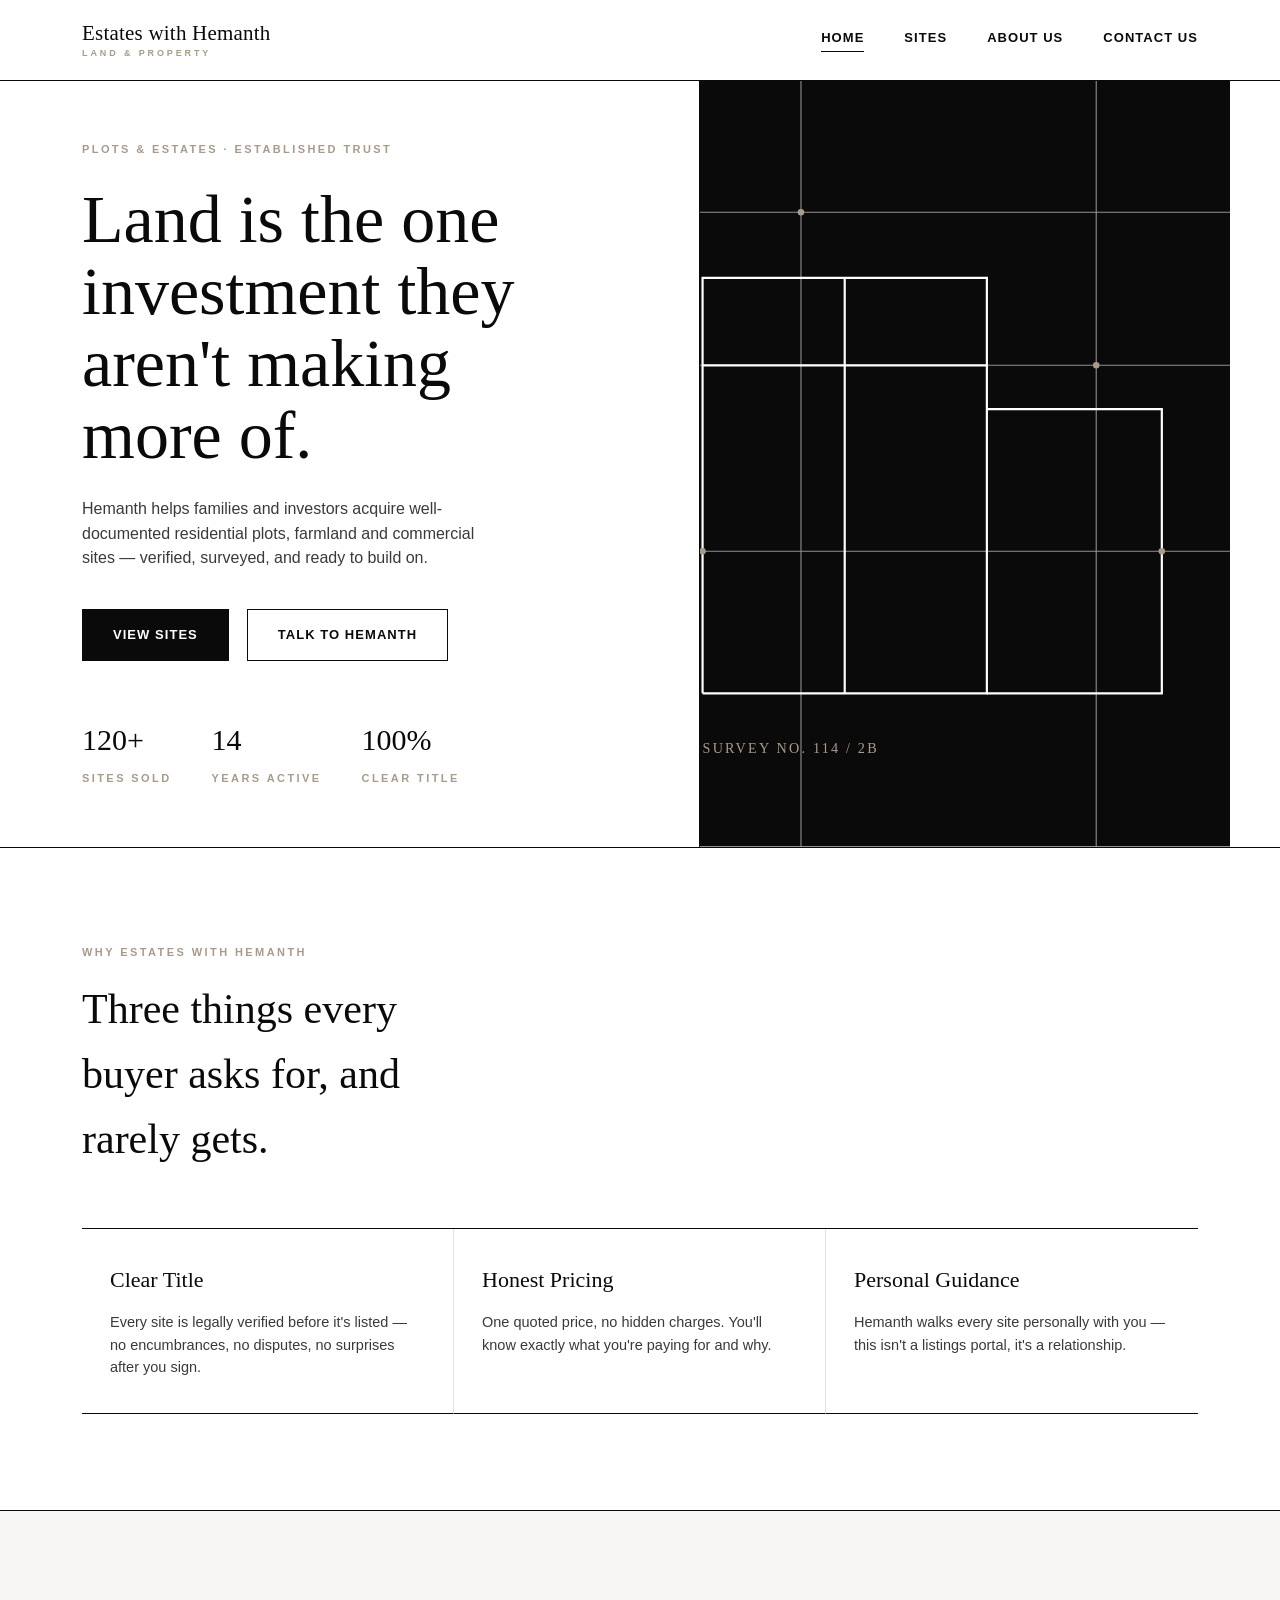
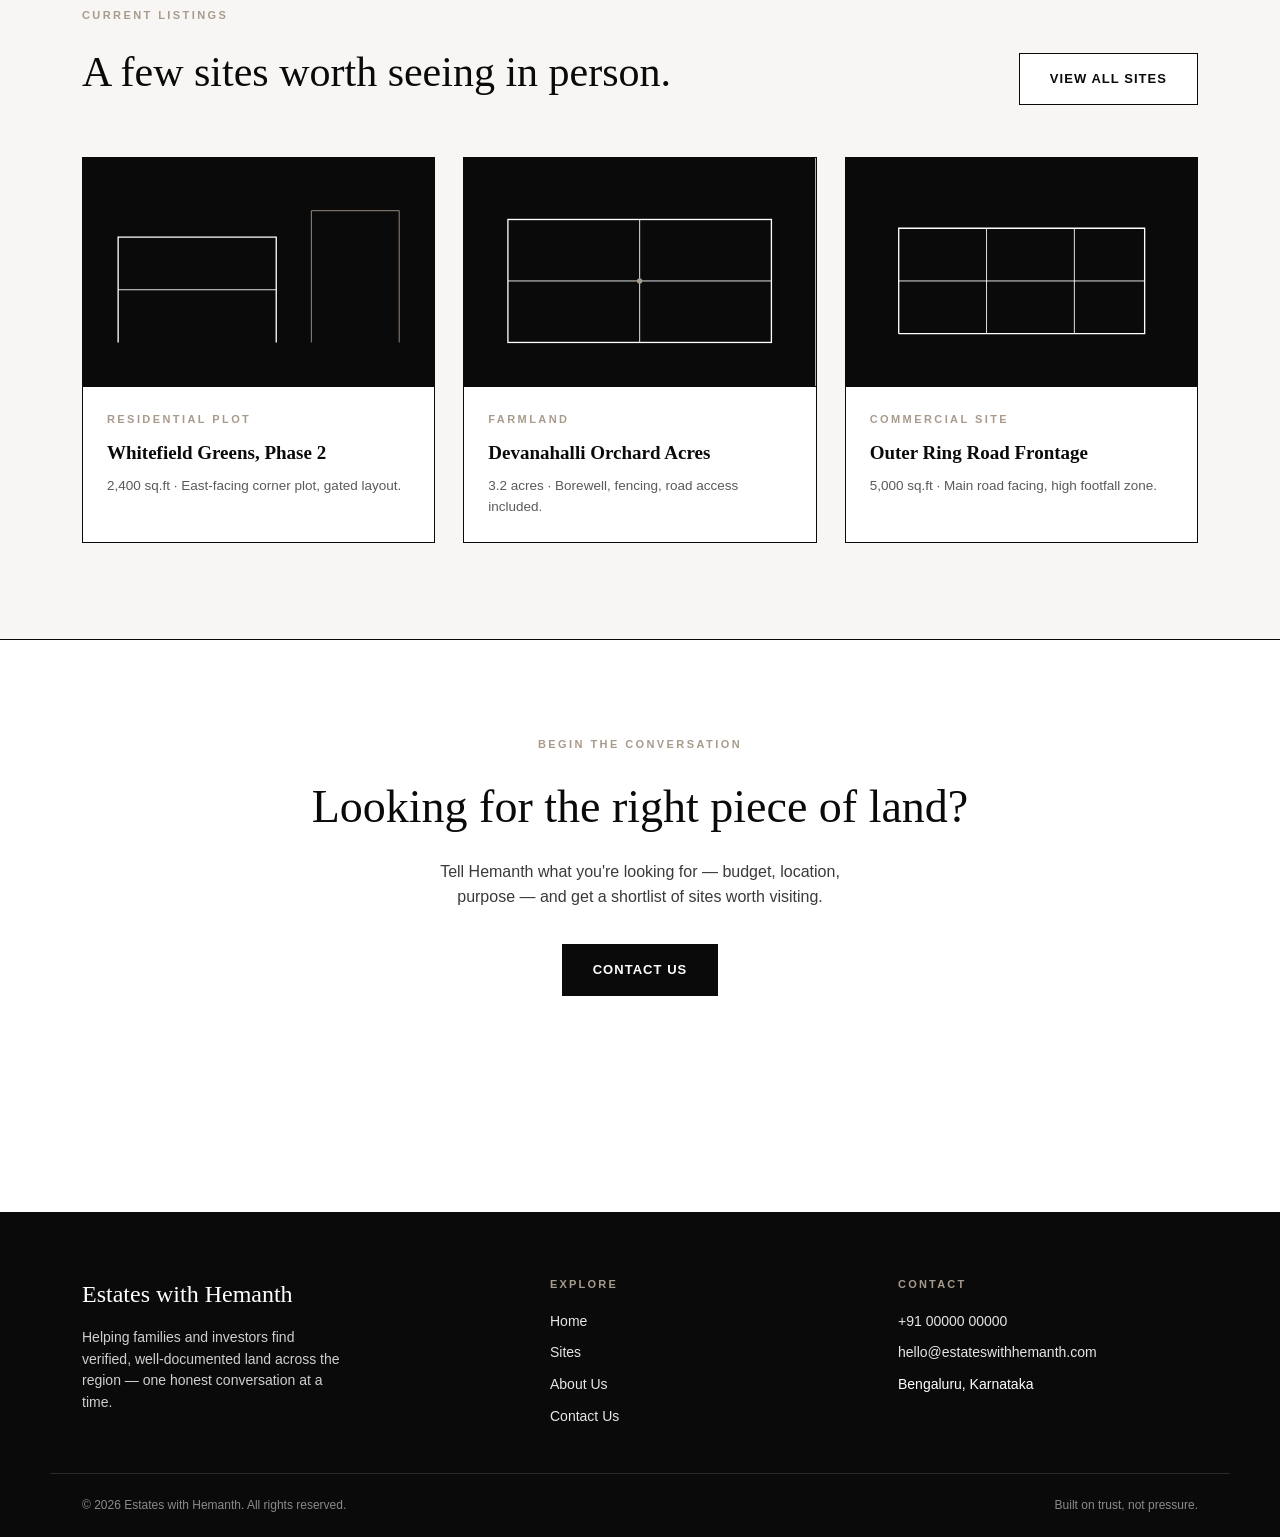
<file: index.html>
<!doctype html>
<html lang="en">
<head>
<meta charset="UTF-8">
<meta name="viewport" content="width=device-width, initial-scale=1.0">
<title>Estates with Hemanth — Land &amp; Property</title>
<link rel="stylesheet" href="styles.css">
</head>
<body>

<header class="site-header">
  <div class="nav-inner">
    <a href="index.html" class="brand">
      <span class="b1">Estates with Hemanth</span>
      <span class="b2">Land &amp; Property</span>
    </a>
    <button class="nav-toggle" aria-label="Toggle menu" aria-expanded="false">
      <span></span><span></span><span></span>
    </button>
    <nav class="main-nav">
      <a href="index.html" class="active">Home</a>
      <a href="sites.html">Sites</a>
      <a href="about.html">About Us</a>
      <a href="contact.html">Contact Us</a>
    </nav>
  </div>
</header>

<main>

  <!-- HERO -->
  <section style="padding:0; border-bottom:1px solid var(--black);">
    <div class="wrap split-hero">

      <div class="hero-copy">
        <div class="eyebrow" style="margin-bottom:24px;">Plots &amp; Estates · Established Trust</div>
        <h1 style="font-family:var(--serif); font-weight:400; font-size:clamp(32px,5.6vw,68px); line-height:1.06; max-width:14ch;">
          Land is the one investment they aren't making more of.
        </h1>
        <p style="margin-top:26px; max-width:48ch; font-size:16px; color:#3a3a3a;">
          Hemanth helps families and investors acquire well-documented residential plots, farmland and commercial sites — verified, surveyed, and ready to build on.
        </p>
        <div style="margin-top:38px; display:flex; gap:18px; flex-wrap:wrap;">
          <a href="sites.html" class="btn">View Sites</a>
          <a href="contact.html" class="btn btn-outline">Talk to Hemanth</a>
        </div>

        <div class="hero-stats">
          <div>
            <div style="font-family:var(--serif); font-size:30px;">120+</div>
            <div class="eyebrow" style="margin-top:6px;">Sites Sold</div>
          </div>
          <div>
            <div style="font-family:var(--serif); font-size:30px;">14</div>
            <div class="eyebrow" style="margin-top:6px;">Years Active</div>
          </div>
          <div>
            <div style="font-family:var(--serif); font-size:30px;">100%</div>
            <div class="eyebrow" style="margin-top:6px;">Clear Title</div>
          </div>
        </div>
      </div>

      <div class="hero-art">
        <svg viewBox="0 0 600 700" width="100%" height="100%" preserveAspectRatio="xMidYMid slice" style="display:block; min-height:420px;">
          <rect width="600" height="700" fill="#0A0A0A"/>
          <g stroke="#FFFFFF" stroke-width="1" opacity="0.55">
            <line x1="0" y1="120" x2="600" y2="120"/>
            <line x1="0" y1="260" x2="600" y2="260"/>
            <line x1="0" y1="430" x2="600" y2="430"/>
            <line x1="150" y1="0" x2="150" y2="700"/>
            <line x1="420" y1="0" x2="420" y2="700"/>
          </g>
          <g stroke="#FFFFFF" stroke-width="2">
            <polyline points="60,560 60,180 320,180 320,560 60,560" fill="none"/>
            <polyline points="320,300 480,300 480,560 320,560" fill="none"/>
            <line x1="60" y1="260" x2="320" y2="260"/>
            <line x1="190" y1="180" x2="190" y2="560"/>
          </g>
          <g fill="#A89B8C">
            <circle cx="150" cy="120" r="3"/>
            <circle cx="420" cy="260" r="3"/>
            <circle cx="60" cy="430" r="3"/>
            <circle cx="480" cy="430" r="3"/>
          </g>
          <text x="60" y="615" fill="#A89B8C" font-family="Georgia, serif" font-size="13" letter-spacing="2">SURVEY NO. 114 / 2B</text>
        </svg>
      </div>
    </div>
  </section>

  <!-- WHY US -->
  <section>
    <div class="wrap">
      <div class="eyebrow">Why Estates with Hemanth</div>
      <h2 style="font-family:var(--serif); font-weight:400; font-size:clamp(28px,3.6vw,42px); margin-top:16px; max-width:20ch;">
        Three things every buyer asks for, and rarely gets.
      </h2>

      <div class="grid-3">
        <div>
          <div style="font-family:var(--serif); font-size:22px; margin-bottom:14px;">Clear Title</div>
          <p style="font-size:14.5px; color:#3a3a3a;">Every site is legally verified before it's listed — no encumbrances, no disputes, no surprises after you sign.</p>
        </div>
        <div>
          <div style="font-family:var(--serif); font-size:22px; margin-bottom:14px;">Honest Pricing</div>
          <p style="font-size:14.5px; color:#3a3a3a;">One quoted price, no hidden charges. You'll know exactly what you're paying for and why.</p>
        </div>
        <div>
          <div style="font-family:var(--serif); font-size:22px; margin-bottom:14px;">Personal Guidance</div>
          <p style="font-size:14.5px; color:#3a3a3a;">Hemanth walks every site personally with you — this isn't a listings portal, it's a relationship.</p>
        </div>
      </div>
    </div>
  </section>

  <!-- FEATURED SITES PREVIEW -->
  <section style="background:var(--off); border-top:1px solid var(--black); border-bottom:1px solid var(--black);">
    <div class="wrap">
      <div class="section-head-row">
        <div>
          <div class="eyebrow">Current Listings</div>
          <h2 style="font-family:var(--serif); font-weight:400; font-size:clamp(28px,3.6vw,42px); margin-top:16px;">A few sites worth seeing in person.</h2>
        </div>
        <a href="sites.html" class="btn-outline btn" style="white-space:nowrap;">View All Sites</a>
      </div>

      <div class="grid-cards-3">

        <article style="background:var(--white); border:1px solid var(--black);">
          <svg viewBox="0 0 400 260" width="100%" style="display:block; border-bottom:1px solid var(--black);">
            <rect width="400" height="260" fill="#0A0A0A"/>
            <polyline points="40,210 40,90 220,90 220,210" fill="none" stroke="#fff" stroke-width="1.5"/>
            <line x1="40" y1="150" x2="220" y2="150" stroke="#fff" stroke-width="1"/>
            <line x1="260" y1="60" x2="360" y2="60" stroke="#A89B8C" stroke-width="1"/>
            <line x1="260" y1="60" x2="260" y2="210" stroke="#A89B8C" stroke-width="1"/>
            <line x1="360" y1="60" x2="360" y2="210" stroke="#A89B8C" stroke-width="1"/>
          </svg>
          <div style="padding:24px;">
            <div class="eyebrow">Residential Plot</div>
            <h3 style="font-family:var(--serif); font-size:19px; margin-top:10px;">Whitefield Greens, Phase 2</h3>
            <p style="font-size:13.5px; color:#5a5a5a; margin-top:8px;">2,400 sq.ft · East-facing corner plot, gated layout.</p>
          </div>
        </article>

        <article style="background:var(--white); border:1px solid var(--black);">
          <svg viewBox="0 0 400 260" width="100%" style="display:block; border-bottom:1px solid var(--black);">
            <rect width="400" height="260" fill="#0A0A0A"/>
            <rect x="50" y="70" width="300" height="140" fill="none" stroke="#fff" stroke-width="1.5"/>
            <line x1="50" y1="140" x2="350" y2="140" stroke="#fff" stroke-width="1"/>
            <line x1="200" y1="70" x2="200" y2="210" stroke="#fff" stroke-width="1"/>
            <circle cx="200" cy="140" r="3" fill="#A89B8C"/>
          </svg>
          <div style="padding:24px;">
            <div class="eyebrow">Farmland</div>
            <h3 style="font-family:var(--serif); font-size:19px; margin-top:10px;">Devanahalli Orchard Acres</h3>
            <p style="font-size:13.5px; color:#5a5a5a; margin-top:8px;">3.2 acres · Borewell, fencing, road access included.</p>
          </div>
        </article>

        <article style="background:var(--white); border:1px solid var(--black);">
          <svg viewBox="0 0 400 260" width="100%" style="display:block; border-bottom:1px solid var(--black);">
            <rect width="400" height="260" fill="#0A0A0A"/>
            <polyline points="60,200 60,80 340,80 340,200 60,200" fill="none" stroke="#fff" stroke-width="1.5"/>
            <line x1="60" y1="140" x2="340" y2="140" stroke="#fff" stroke-width="1"/>
            <line x1="160" y1="80" x2="160" y2="200" stroke="#fff" stroke-width="1"/>
            <line x1="260" y1="80" x2="260" y2="200" stroke="#fff" stroke-width="1"/>
          </svg>
          <div style="padding:24px;">
            <div class="eyebrow">Commercial Site</div>
            <h3 style="font-family:var(--serif); font-size:19px; margin-top:10px;">Outer Ring Road Frontage</h3>
            <p style="font-size:13.5px; color:#5a5a5a; margin-top:8px;">5,000 sq.ft · Main road facing, high footfall zone.</p>
          </div>
        </article>

      </div>
    </div>
  </section>

  <!-- CTA -->
  <section style="text-align:center;">
    <div class="wrap">
      <div class="eyebrow" style="justify-content:center; display:flex;">Begin the Conversation</div>
      <h2 style="font-family:var(--serif); font-weight:400; font-size:clamp(28px,4vw,46px); margin-top:18px;">
        Looking for the right piece of land?
      </h2>
      <p style="max-width:50ch; margin:18px auto 0; color:#3a3a3a;">Tell Hemanth what you're looking for — budget, location, purpose — and get a shortlist of sites worth visiting.</p>
      <div style="margin-top:34px;">
        <a href="contact.html" class="btn">Contact Us</a>
      </div>
    </div>
  </section>

</main>

<footer class="site-footer">
  <div class="footer-inner">
    <div>
      <div class="footer-brand">Estates with Hemanth</div>
      <p>Helping families and investors find verified, well-documented land across the region — one honest conversation at a time.</p>
    </div>
    <div>
      <h4>Explore</h4>
      <ul>
        <li><a href="index.html">Home</a></li>
        <li><a href="sites.html">Sites</a></li>
        <li><a href="about.html">About Us</a></li>
        <li><a href="contact.html">Contact Us</a></li>
      </ul>
    </div>
    <div>
      <h4>Contact</h4>
      <ul>
        <li><a href="tel:+910000000000">+91 00000 00000</a></li>
        <li><a href="mailto:hello@estateswithhemanth.com">hello@estateswithhemanth.com</a></li>
        <li>Bengaluru, Karnataka</li>
      </ul>
    </div>
  </div>
  <div class="footer-bottom">
    <span>© 2026 Estates with Hemanth. All rights reserved.</span>
    <span>Built on trust, not pressure.</span>
  </div>
</footer>

<script src="main.js"></script>
</body>
</html>
</file>
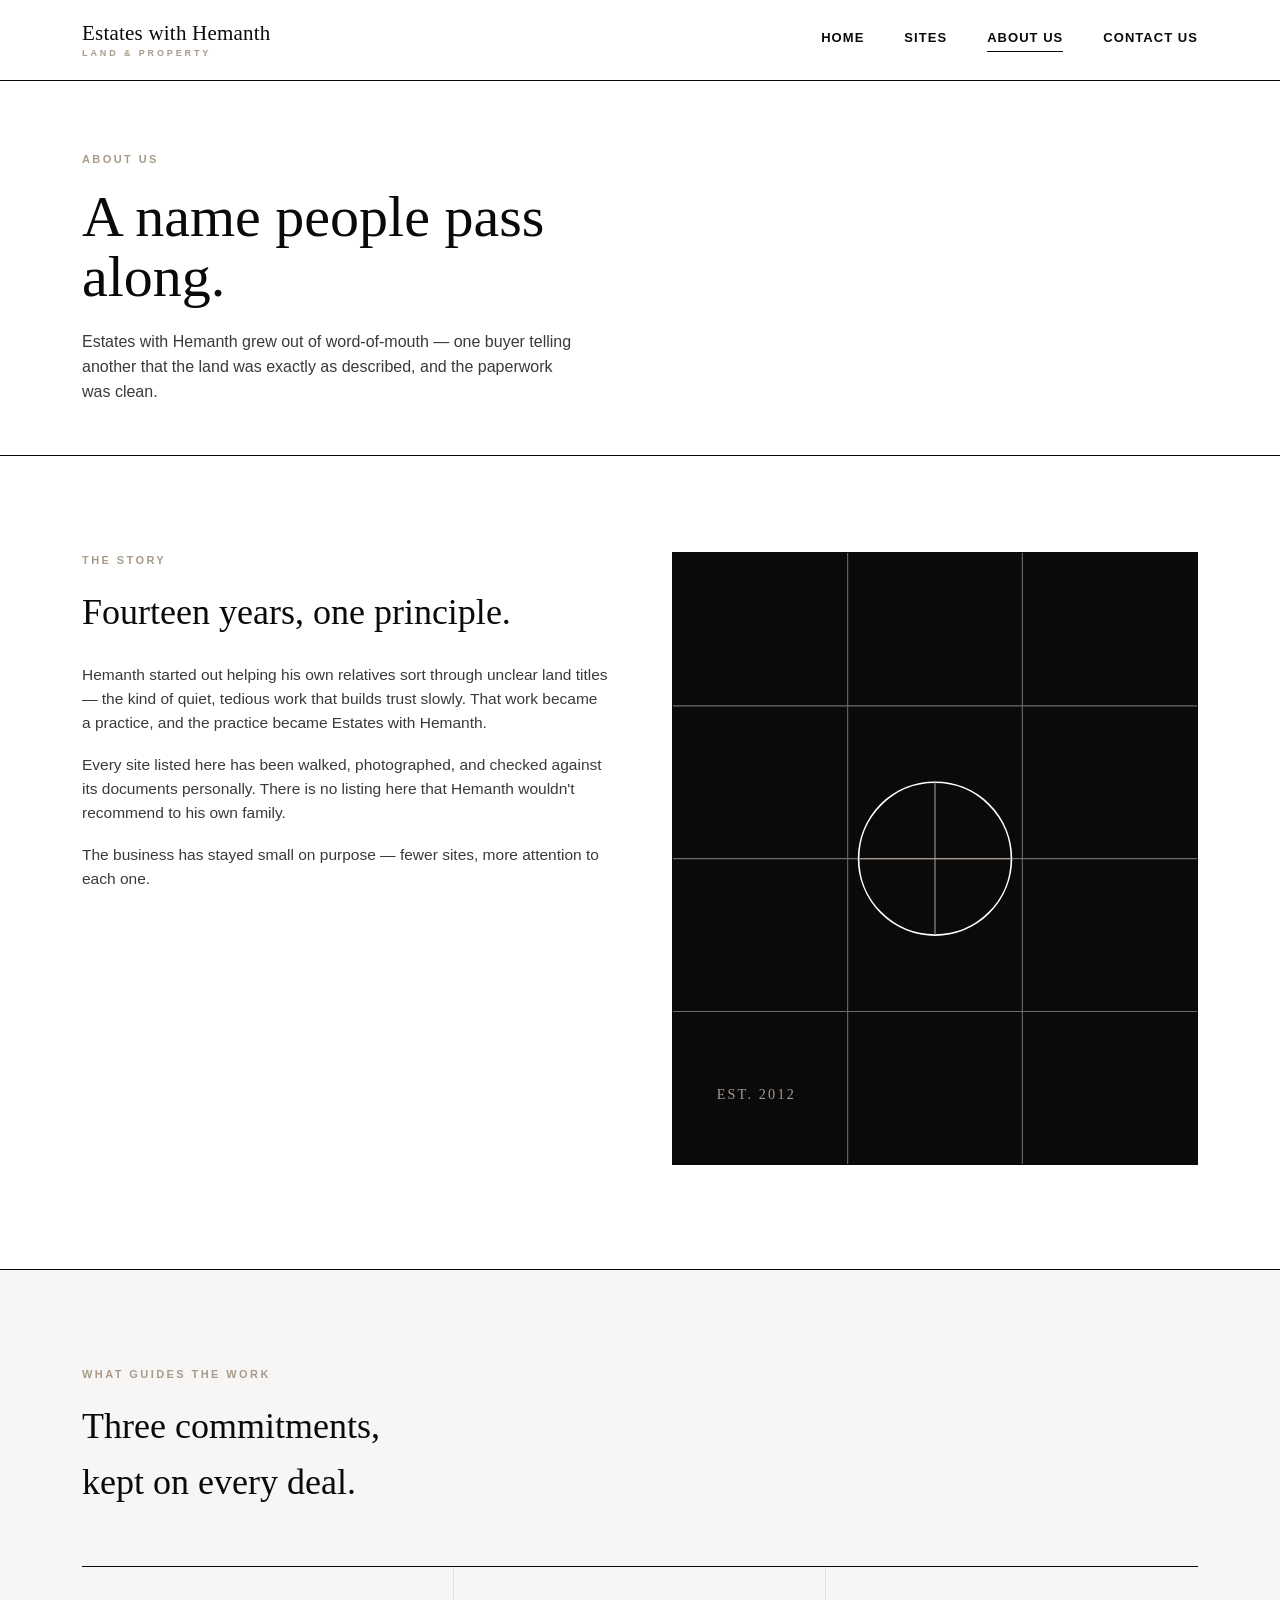
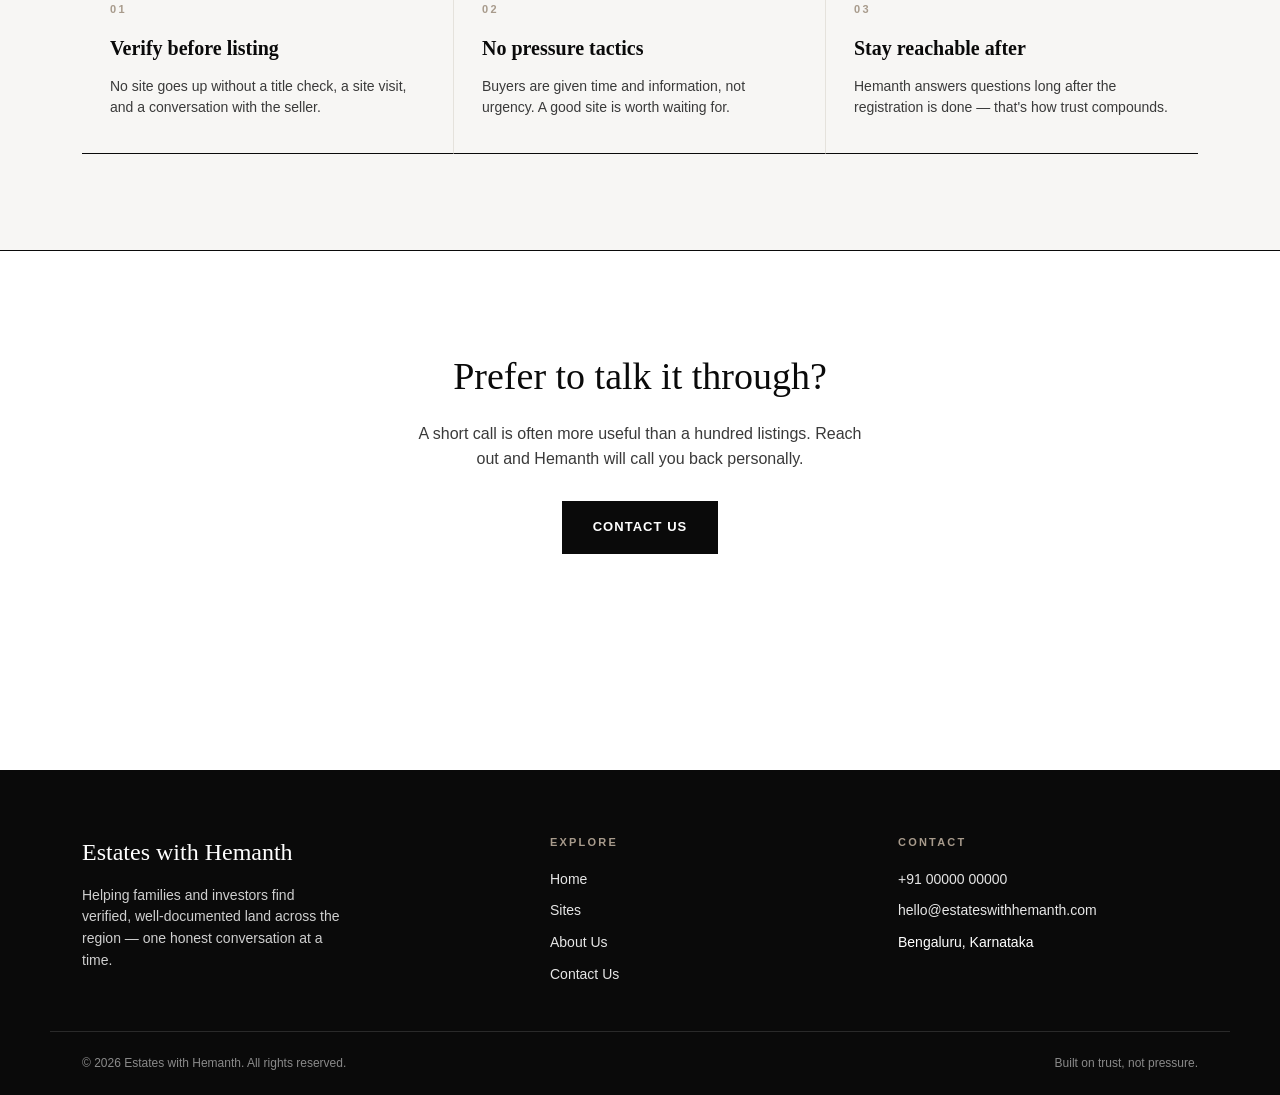
<file: about.html>
<!doctype html>
<html lang="en">
<head>
<meta charset="UTF-8">
<meta name="viewport" content="width=device-width, initial-scale=1.0">
<title>About Us — Estates with Hemanth</title>
<link rel="stylesheet" href="styles.css">
</head>
<body>

<header class="site-header">
  <div class="nav-inner">
    <a href="index.html" class="brand">
      <span class="b1">Estates with Hemanth</span>
      <span class="b2">Land &amp; Property</span>
    </a>
    <button class="nav-toggle" aria-label="Toggle menu" aria-expanded="false">
      <span></span><span></span><span></span>
    </button>
    <nav class="main-nav">
      <a href="index.html">Home</a>
      <a href="sites.html">Sites</a>
      <a href="about.html" class="active">About Us</a>
      <a href="contact.html">Contact Us</a>
    </nav>
  </div>
</header>

<main>
  <section class="page-hero">
    <div class="wrap">
      <div class="eyebrow">About Us</div>
      <h1>A name people pass along.</h1>
      <p class="lede">Estates with Hemanth grew out of word-of-mouth — one buyer telling another that the land was exactly as described, and the paperwork was clean.</p>
    </div>
  </section>

  <section>
    <div class="wrap grid-2">
      <div>
        <div class="eyebrow">The Story</div>
        <h2 style="font-family:var(--serif); font-weight:400; font-size:clamp(26px,3.4vw,36px); margin-top:16px;">Fourteen years, one principle.</h2>
        <p style="margin-top:22px; color:#3a3a3a; font-size:15.5px;">
          Hemanth started out helping his own relatives sort through unclear land titles — the kind of quiet, tedious work that builds trust slowly. That work became a practice, and the practice became Estates with Hemanth.
        </p>
        <p style="margin-top:18px; color:#3a3a3a; font-size:15.5px;">
          Every site listed here has been walked, photographed, and checked against its documents personally. There is no listing here that Hemanth wouldn't recommend to his own family.
        </p>
        <p style="margin-top:18px; color:#3a3a3a; font-size:15.5px;">
          The business has stayed small on purpose — fewer sites, more attention to each one.
        </p>
      </div>

      <div>
        <svg viewBox="0 0 480 560" width="100%" style="border:1px solid var(--black);">
          <rect width="480" height="560" fill="#0A0A0A"/>
          <g stroke="#FFFFFF" stroke-width="1" opacity="0.4">
            <line x1="0" y1="140" x2="480" y2="140"/>
            <line x1="0" y1="280" x2="480" y2="280"/>
            <line x1="0" y1="420" x2="480" y2="420"/>
            <line x1="160" y1="0" x2="160" y2="560"/>
            <line x1="320" y1="0" x2="320" y2="560"/>
          </g>
          <circle cx="240" cy="280" r="70" fill="none" stroke="#fff" stroke-width="1.5"/>
          <line x1="240" y1="210" x2="240" y2="350" stroke="#A89B8C" stroke-width="1"/>
          <line x1="170" y1="280" x2="310" y2="280" stroke="#A89B8C" stroke-width="1"/>
          <text x="40" y="500" fill="#A89B8C" font-family="Georgia, serif" font-size="13" letter-spacing="2">EST. 2012</text>
        </svg>
      </div>
    </div>
  </section>

  <section style="background:var(--off); border-top:1px solid var(--black); border-bottom:1px solid var(--black);">
    <div class="wrap">
      <div class="eyebrow">What Guides the Work</div>
      <h2 style="font-family:var(--serif); font-weight:400; font-size:clamp(26px,3.4vw,36px); margin-top:16px; max-width:18ch;">Three commitments, kept on every deal.</h2>

      <div class="grid-3">
        <div>
          <div class="eyebrow">01</div>
          <h3 style="font-family:var(--serif); font-size:20px; margin-top:14px;">Verify before listing</h3>
          <p style="font-size:14px; color:#3a3a3a; margin-top:12px;">No site goes up without a title check, a site visit, and a conversation with the seller.</p>
        </div>
        <div>
          <div class="eyebrow">02</div>
          <h3 style="font-family:var(--serif); font-size:20px; margin-top:14px;">No pressure tactics</h3>
          <p style="font-size:14px; color:#3a3a3a; margin-top:12px;">Buyers are given time and information, not urgency. A good site is worth waiting for.</p>
        </div>
        <div>
          <div class="eyebrow">03</div>
          <h3 style="font-family:var(--serif); font-size:20px; margin-top:14px;">Stay reachable after</h3>
          <p style="font-size:14px; color:#3a3a3a; margin-top:12px;">Hemanth answers questions long after the registration is done — that's how trust compounds.</p>
        </div>
      </div>
    </div>
  </section>

  <section style="text-align:center;">
    <div class="wrap">
      <h2 style="font-family:var(--serif); font-weight:400; font-size:clamp(26px,3.6vw,38px);">Prefer to talk it through?</h2>
      <p style="max-width:50ch; margin:16px auto 0; color:#3a3a3a;">A short call is often more useful than a hundred listings. Reach out and Hemanth will call you back personally.</p>
      <div style="margin-top:30px;">
        <a href="contact.html" class="btn">Contact Us</a>
      </div>
    </div>
  </section>
</main>

<footer class="site-footer">
  <div class="footer-inner">
    <div>
      <div class="footer-brand">Estates with Hemanth</div>
      <p>Helping families and investors find verified, well-documented land across the region — one honest conversation at a time.</p>
    </div>
    <div>
      <h4>Explore</h4>
      <ul>
        <li><a href="index.html">Home</a></li>
        <li><a href="sites.html">Sites</a></li>
        <li><a href="about.html">About Us</a></li>
        <li><a href="contact.html">Contact Us</a></li>
      </ul>
    </div>
    <div>
      <h4>Contact</h4>
      <ul>
        <li><a href="tel:+910000000000">+91 00000 00000</a></li>
        <li><a href="mailto:hello@estateswithhemanth.com">hello@estateswithhemanth.com</a></li>
        <li>Bengaluru, Karnataka</li>
      </ul>
    </div>
  </div>
  <div class="footer-bottom">
    <span>© 2026 Estates with Hemanth. All rights reserved.</span>
    <span>Built on trust, not pressure.</span>
  </div>
</footer>

<script src="main.js"></script>
</body>
</html>
</file>
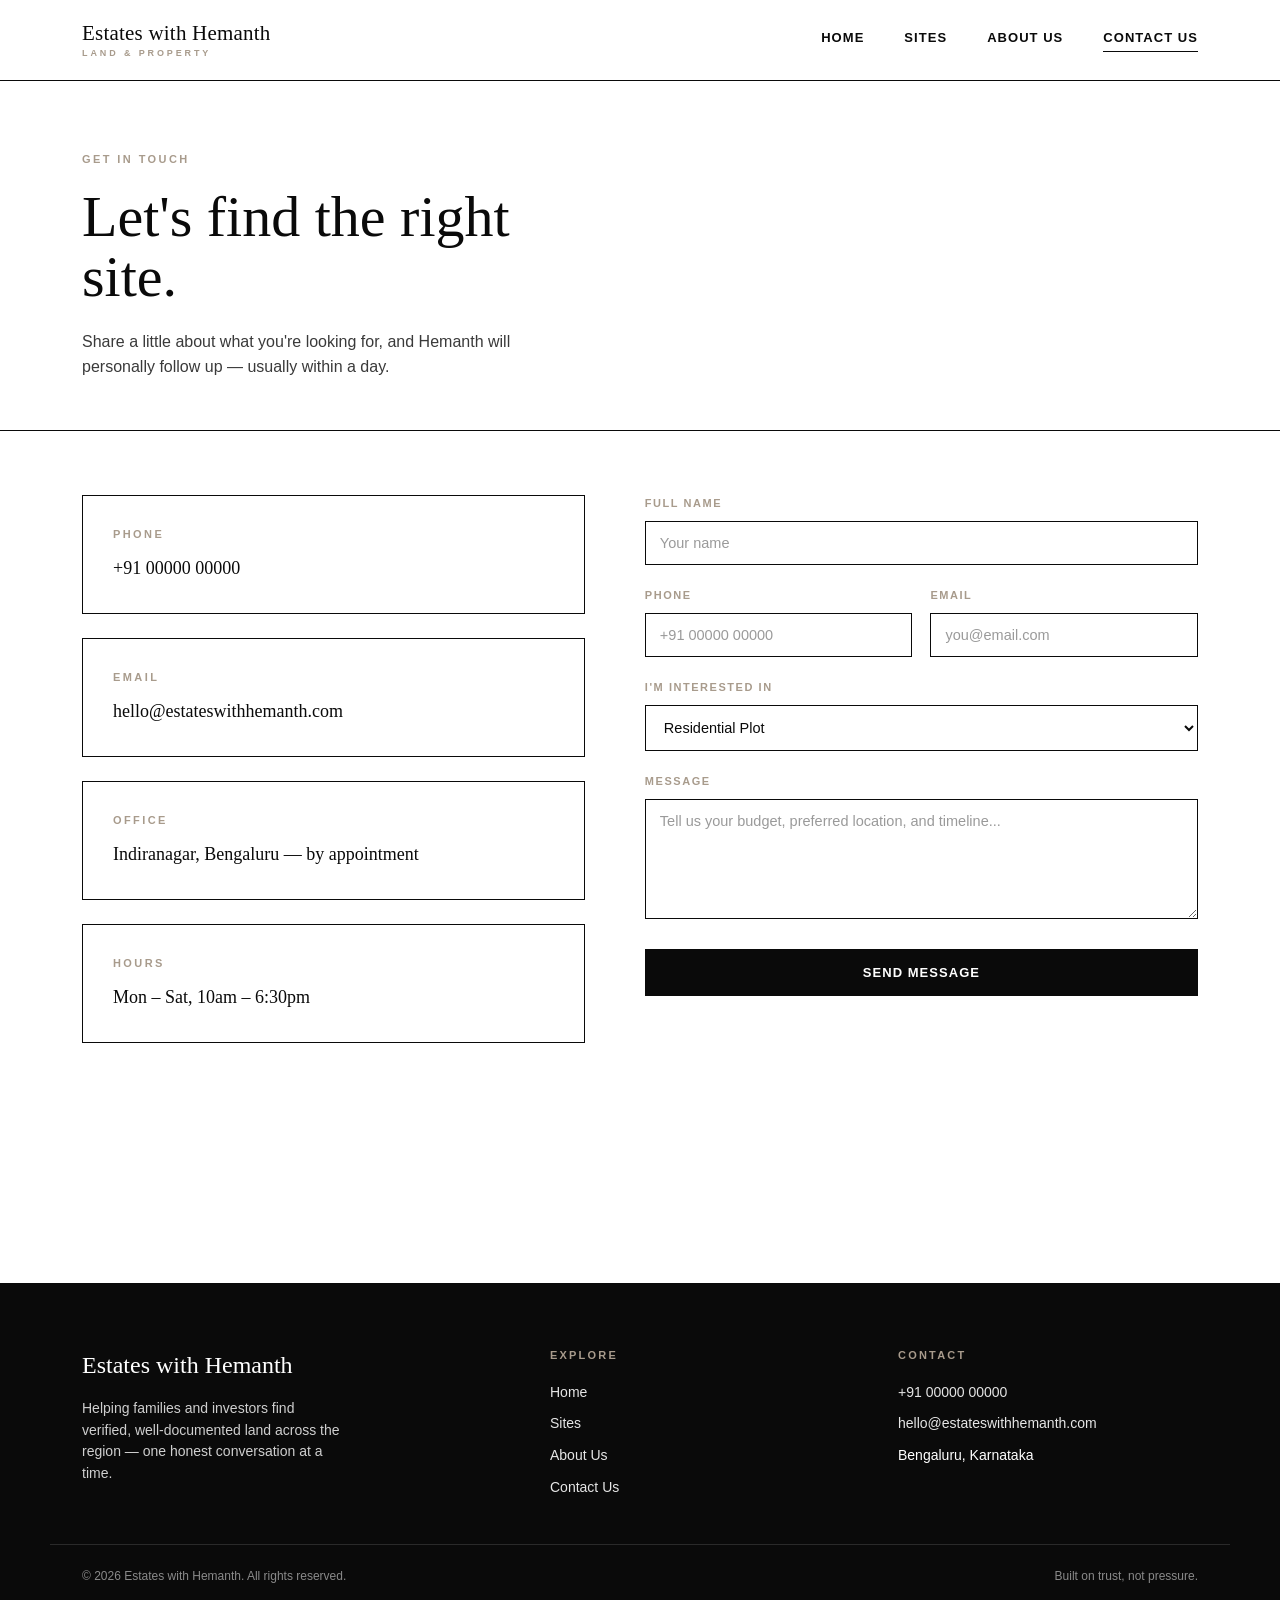
<file: contact.html>
<!doctype html>
<html lang="en">
<head>
<meta charset="UTF-8">
<meta name="viewport" content="width=device-width, initial-scale=1.0">
<title>Contact Us — Estates with Hemanth</title>
<link rel="stylesheet" href="styles.css">
<style>
  .contact-layout{
    display:grid;
    grid-template-columns:1fr 1.1fr;
    gap:60px;
    align-items:start;
  }
  @media (max-width:860px){
    .contact-layout{ grid-template-columns:1fr; }
  }
  .field{ margin-bottom:22px; }
  .field label{
    display:block;
    font-size:11px;
    letter-spacing:.14em;
    text-transform:uppercase;
    color:var(--stone);
    margin-bottom:9px;
    font-weight:600;
  }
  .field input,
  .field select,
  .field textarea{
    width:100%;
    border:1px solid var(--black);
    background:var(--white);
    padding:13px 14px;
    font-family:var(--sans);
    font-size:14.5px;
    color:var(--black);
  }
  .field textarea{ resize:vertical; min-height:120px; }
  .field input::placeholder,
  .field textarea::placeholder{ color:#9a9a9a; }

  .field-row{
    display:grid;
    grid-template-columns:1fr 1fr;
    gap:18px;
  }
  @media (max-width:480px){
    .field-row{ grid-template-columns:1fr; }
  }

  #form-status{
    display:none;
    margin-top:18px;
    padding:14px 16px;
    border:1px solid var(--black);
    font-size:13.5px;
  }
  #form-status.show{ display:block; }

  .info-block{
    border:1px solid var(--black);
    padding:30px;
    margin-bottom:24px;
  }
  .info-block .eyebrow{ margin-bottom:12px; }
  .info-block .val{ font-family:var(--serif); font-size:18px; }
  @media (max-width:600px){
    .info-block{ padding:22px; margin-bottom:18px; }
  }
</style>
</head>
<body>

<header class="site-header">
  <div class="nav-inner">
    <a href="index.html" class="brand">
      <span class="b1">Estates with Hemanth</span>
      <span class="b2">Land &amp; Property</span>
    </a>
    <button class="nav-toggle" aria-label="Toggle menu" aria-expanded="false">
      <span></span><span></span><span></span>
    </button>
    <nav class="main-nav">
      <a href="index.html">Home</a>
      <a href="sites.html">Sites</a>
      <a href="about.html">About Us</a>
      <a href="contact.html" class="active">Contact Us</a>
    </nav>
  </div>
</header>

<main>
  <section class="page-hero">
    <div class="wrap">
      <div class="eyebrow">Get in Touch</div>
      <h1>Let's find the right site.</h1>
      <p class="lede">Share a little about what you're looking for, and Hemanth will personally follow up — usually within a day.</p>
    </div>
  </section>

  <section style="padding-top:64px;">
    <div class="wrap contact-layout">

      <div>
        <div class="info-block">
          <div class="eyebrow">Phone</div>
          <div class="val"><a href="tel:+910000000000">+91 00000 00000</a></div>
        </div>
        <div class="info-block">
          <div class="eyebrow">Email</div>
          <div class="val"><a href="mailto:hello@estateswithhemanth.com">hello@estateswithhemanth.com</a></div>
        </div>
        <div class="info-block">
          <div class="eyebrow">Office</div>
          <div class="val">Indiranagar, Bengaluru — by appointment</div>
        </div>
        <div class="info-block">
          <div class="eyebrow">Hours</div>
          <div class="val">Mon – Sat, 10am – 6:30pm</div>
        </div>
      </div>

      <div>
        <form id="contact-form" novalidate>
          <div class="field">
            <label for="name">Full Name</label>
            <input type="text" id="name" name="name" placeholder="Your name" required>
          </div>
          <div class="field-row">
            <div class="field">
              <label for="phone">Phone</label>
              <input type="tel" id="phone" name="phone" placeholder="+91 00000 00000" required>
            </div>
            <div class="field">
              <label for="email">Email</label>
              <input type="email" id="email" name="email" placeholder="you@email.com" required>
            </div>
          </div>
          <div class="field">
            <label for="interest">I'm interested in</label>
            <select id="interest" name="interest">
              <option>Residential Plot</option>
              <option>Farmland</option>
              <option>Commercial Site</option>
              <option>Not sure yet</option>
            </select>
          </div>
          <div class="field">
            <label for="message">Message</label>
            <textarea id="message" name="message" placeholder="Tell us your budget, preferred location, and timeline..." required></textarea>
          </div>
          <button type="submit" class="btn" style="width:100%; justify-content:center;">Send Message</button>
          <div id="form-status"></div>
        </form>
      </div>

    </div>
  </section>
</main>

<footer class="site-footer">
  <div class="footer-inner">
    <div>
      <div class="footer-brand">Estates with Hemanth</div>
      <p>Helping families and investors find verified, well-documented land across the region — one honest conversation at a time.</p>
    </div>
    <div>
      <h4>Explore</h4>
      <ul>
        <li><a href="index.html">Home</a></li>
        <li><a href="sites.html">Sites</a></li>
        <li><a href="about.html">About Us</a></li>
        <li><a href="contact.html">Contact Us</a></li>
      </ul>
    </div>
    <div>
      <h4>Contact</h4>
      <ul>
        <li><a href="tel:+910000000000">+91 00000 00000</a></li>
        <li><a href="mailto:hello@estateswithhemanth.com">hello@estateswithhemanth.com</a></li>
        <li>Bengaluru, Karnataka</li>
      </ul>
    </div>
  </div>
  <div class="footer-bottom">
    <span>© 2026 Estates with Hemanth. All rights reserved.</span>
    <span>Built on trust, not pressure.</span>
  </div>
</footer>

<script src="main.js"></script>
</body>
</html>
</file>
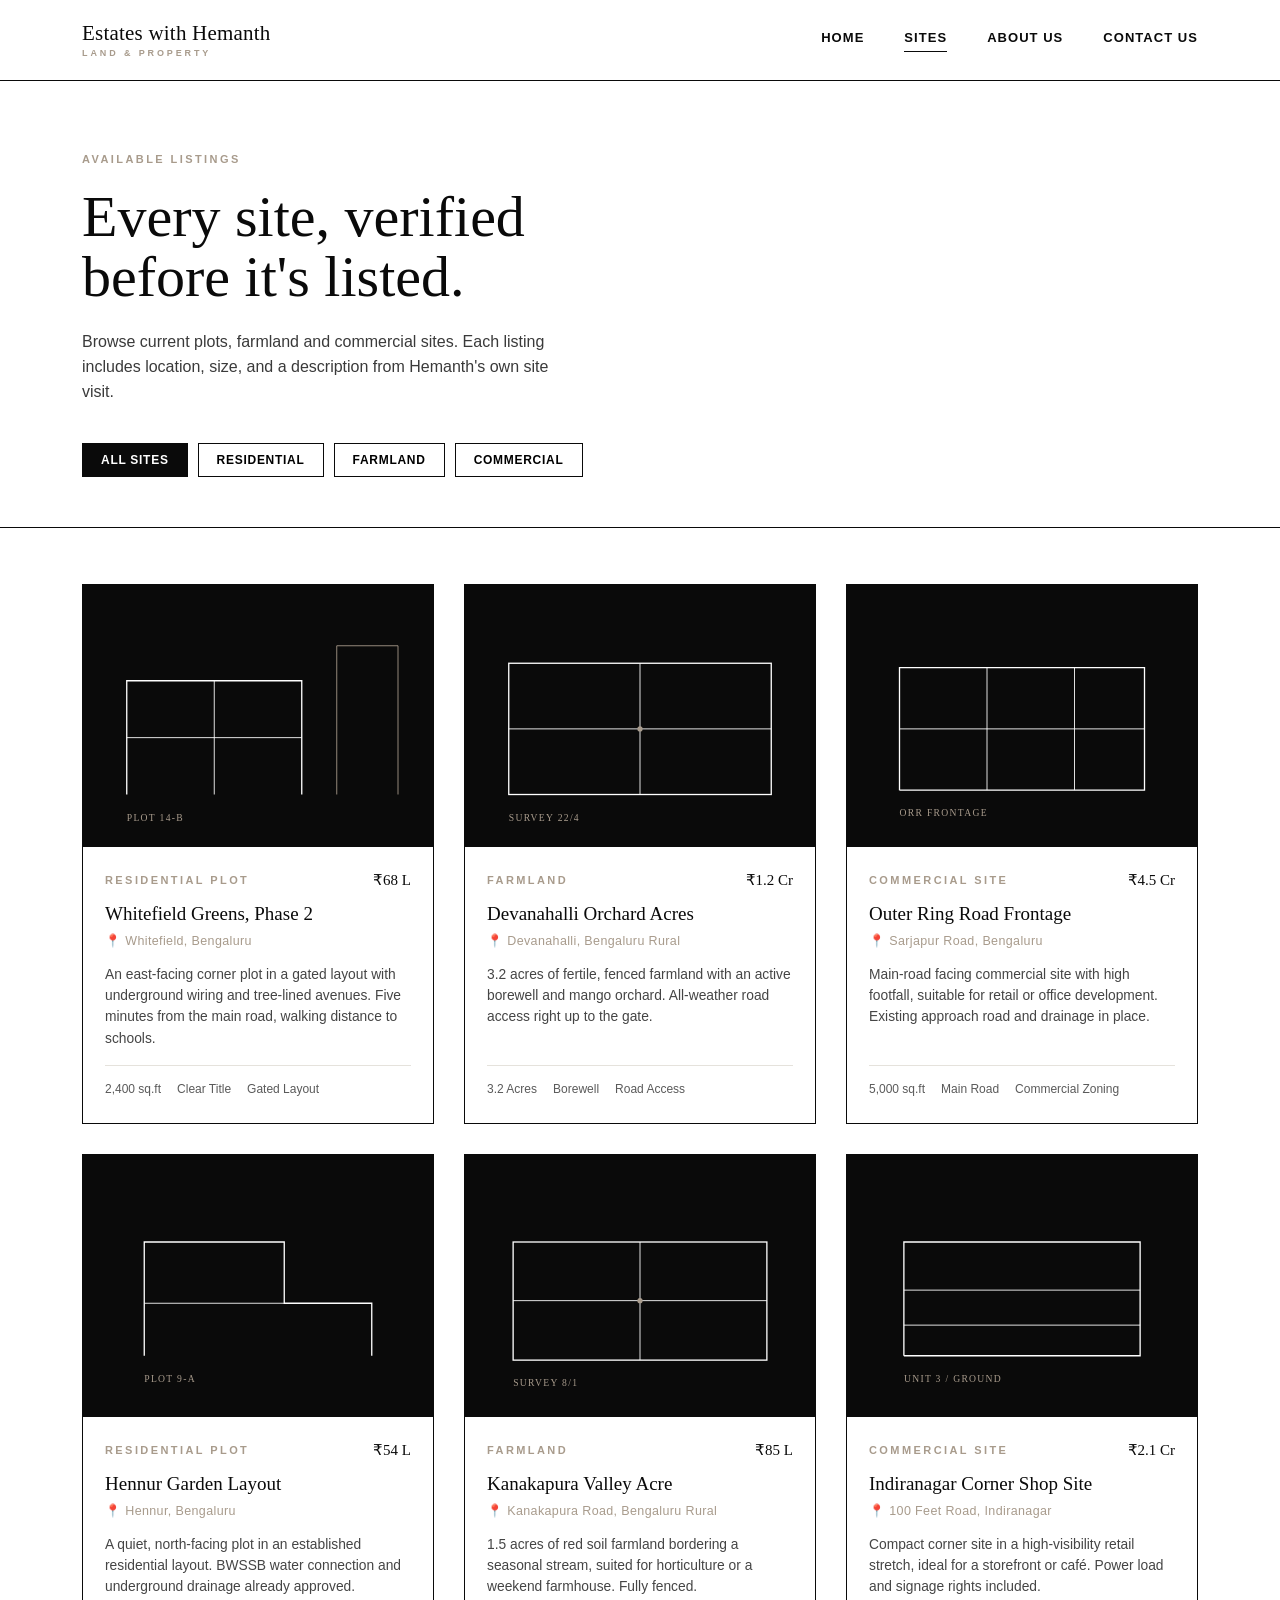
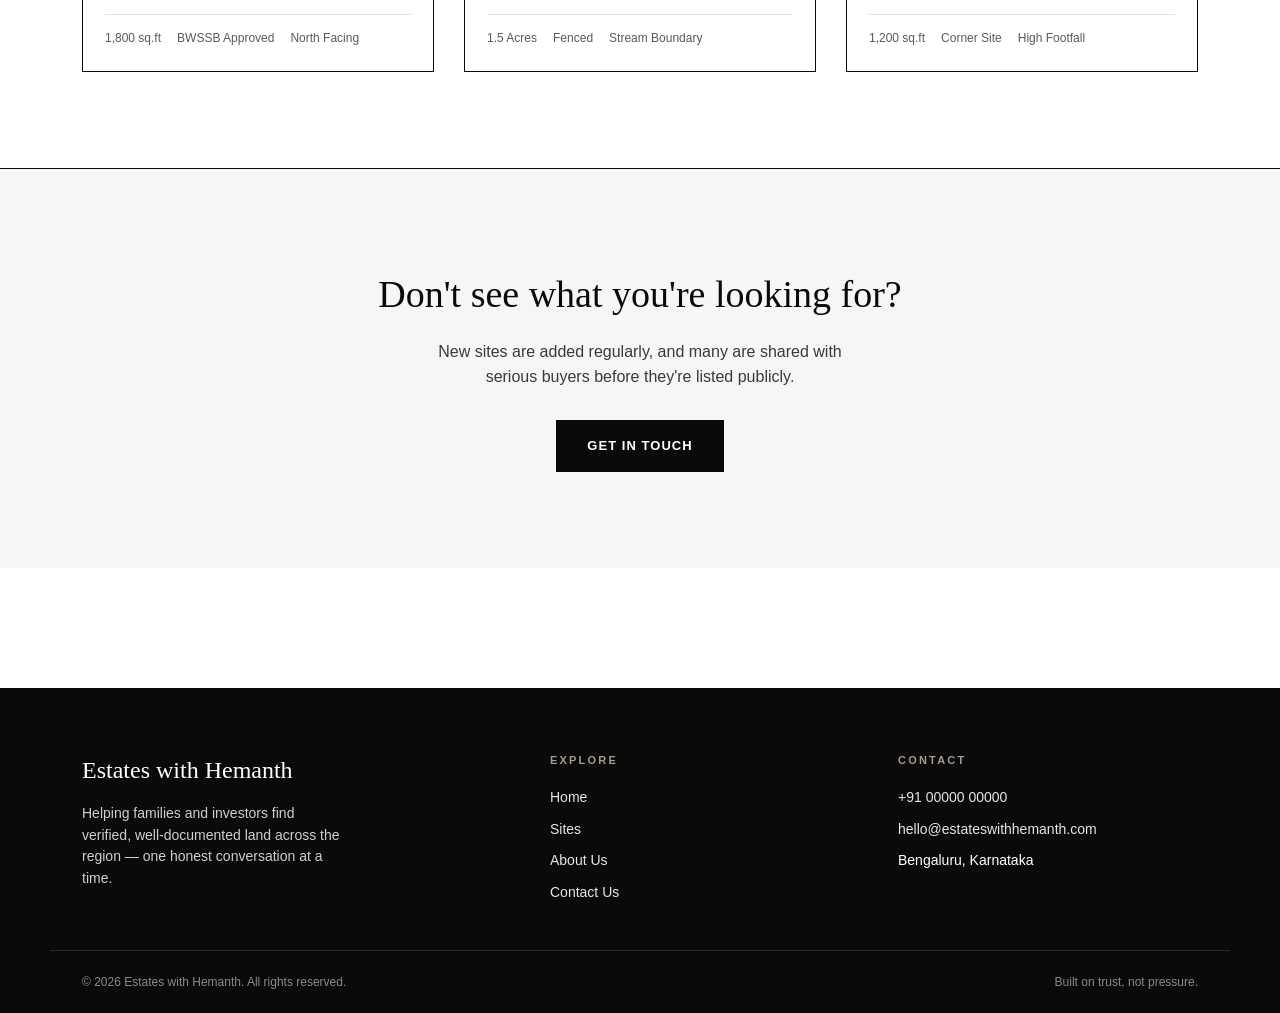
<file: sites.html>
<!doctype html>
<html lang="en">
<head>
<meta charset="UTF-8">
<meta name="viewport" content="width=device-width, initial-scale=1.0">
<title>Sites — Estates with Hemanth</title>
<link rel="stylesheet" href="styles.css">
<style>
  .sites-grid{
    margin-top:56px;
    display:grid;
    grid-template-columns:repeat(3,1fr);
    gap:30px;
  }
  @media (max-width:980px){ .sites-grid{ grid-template-columns:repeat(2,1fr); } }
  @media (max-width:680px){ .sites-grid{ grid-template-columns:1fr; } }

  .site-card{
    background:var(--white);
    border:1px solid var(--black);
    display:flex;
    flex-direction:column;
    transition:transform .2s ease, box-shadow .2s ease;
  }
  .site-card:hover{
    transform:translateY(-4px);
    box-shadow:8px 8px 0 var(--black);
  }
  .site-card .photo{
    border-bottom:1px solid var(--black);
    aspect-ratio:4/3;
    width:100%;
    overflow:hidden;
  }
  .site-card .body{
    padding:22px 22px 24px;
    display:flex;
    flex-direction:column;
    flex:1;
  }
  .site-card .tag-row{
    display:flex;
    justify-content:space-between;
    align-items:center;
    margin-bottom:10px;
  }
  .site-card .price{
    font-family:var(--serif);
    font-size:15px;
    color:var(--black);
  }
  .site-card h3{
    font-family:var(--serif);
    font-weight:400;
    font-size:19px;
    line-height:1.25;
  }
  .site-card .loc{
    font-size:12.5px;
    color:var(--stone);
    margin-top:6px;
    letter-spacing:.03em;
  }
  .site-card p.desc{
    font-size:13.8px;
    color:#454545;
    margin-top:12px;
    flex:1;
  }
  .site-card .meta-row{
    display:flex;
    gap:16px;
    margin-top:16px;
    padding-top:14px;
    border-top:1px solid var(--hairline);
    font-size:12px;
    color:#5a5a5a;
    flex-wrap:wrap;
  }
  .site-card .meta-row span{ display:flex; align-items:center; gap:5px; }

  .filter-row{
    display:flex;
    gap:10px;
    flex-wrap:wrap;
    margin-top:38px;
  }
  .filter-btn{
    padding:9px 18px;
    font-size:12px;
    letter-spacing:.06em;
    text-transform:uppercase;
    border:1px solid var(--black);
    background:var(--white);
    cursor:pointer;
    font-weight:600;
  }
  .filter-btn.active, .filter-btn:hover{
    background:var(--black);
    color:var(--white);
  }
  @media (max-width:600px){
    .site-card .body{ padding:18px 18px 20px; }
    .filter-btn{ padding:8px 14px; font-size:11.5px; flex:1 1 auto; text-align:center; }
  }
</style>
</head>
<body>

<header class="site-header">
  <div class="nav-inner">
    <a href="index.html" class="brand">
      <span class="b1">Estates with Hemanth</span>
      <span class="b2">Land &amp; Property</span>
    </a>
    <button class="nav-toggle" aria-label="Toggle menu" aria-expanded="false">
      <span></span><span></span><span></span>
    </button>
    <nav class="main-nav">
      <a href="index.html">Home</a>
      <a href="sites.html" class="active">Sites</a>
      <a href="about.html">About Us</a>
      <a href="contact.html">Contact Us</a>
    </nav>
  </div>
</header>

<main>
  <section class="page-hero">
    <div class="wrap">
      <div class="eyebrow">Available Listings</div>
      <h1>Every site, verified before it's listed.</h1>
      <p class="lede">Browse current plots, farmland and commercial sites. Each listing includes location, size, and a description from Hemanth's own site visit.</p>

      <div class="filter-row" role="group" aria-label="Filter sites by type">
        <button class="filter-btn active" data-filter="all">All Sites</button>
        <button class="filter-btn" data-filter="residential">Residential</button>
        <button class="filter-btn" data-filter="farmland">Farmland</button>
        <button class="filter-btn" data-filter="commercial">Commercial</button>
      </div>
    </div>
  </section>

  <section style="padding-top:0;">
    <div class="wrap">
      <div class="sites-grid" id="sites-grid">

        <!-- Card 1 -->
        <article class="site-card" data-type="residential">
          <div class="photo">
            <svg viewBox="0 0 400 300" width="100%" height="100%" preserveAspectRatio="xMidYMid slice">
              <rect width="400" height="300" fill="#0A0A0A"/>
              <polyline points="50,240 50,110 250,110 250,240" fill="none" stroke="#fff" stroke-width="1.5"/>
              <line x1="50" y1="175" x2="250" y2="175" stroke="#fff" stroke-width="1"/>
              <line x1="150" y1="110" x2="150" y2="240" stroke="#fff" stroke-width="1"/>
              <line x1="290" y1="70" x2="360" y2="70" stroke="#A89B8C" stroke-width="1"/>
              <line x1="290" y1="70" x2="290" y2="240" stroke="#A89B8C" stroke-width="1"/>
              <line x1="360" y1="70" x2="360" y2="240" stroke="#A89B8C" stroke-width="1"/>
              <text x="50" y="270" fill="#A89B8C" font-family="Georgia, serif" font-size="11" letter-spacing="1.5">PLOT 14-B</text>
            </svg>
          </div>
          <div class="body">
            <div class="tag-row">
              <div class="eyebrow">Residential Plot</div>
              <div class="price">₹68 L</div>
            </div>
            <h3>Whitefield Greens, Phase 2</h3>
            <div class="loc">📍 Whitefield, Bengaluru</div>
            <p class="desc">An east-facing corner plot in a gated layout with underground wiring and tree-lined avenues. Five minutes from the main road, walking distance to schools.</p>
            <div class="meta-row">
              <span>2,400 sq.ft</span>
              <span>Clear Title</span>
              <span>Gated Layout</span>
            </div>
          </div>
        </article>

        <!-- Card 2 -->
        <article class="site-card" data-type="farmland">
          <div class="photo">
            <svg viewBox="0 0 400 300" width="100%" height="100%" preserveAspectRatio="xMidYMid slice">
              <rect width="400" height="300" fill="#0A0A0A"/>
              <rect x="50" y="90" width="300" height="150" fill="none" stroke="#fff" stroke-width="1.5"/>
              <line x1="50" y1="165" x2="350" y2="165" stroke="#fff" stroke-width="1"/>
              <line x1="200" y1="90" x2="200" y2="240" stroke="#fff" stroke-width="1"/>
              <circle cx="200" cy="165" r="3" fill="#A89B8C"/>
              <text x="50" y="270" fill="#A89B8C" font-family="Georgia, serif" font-size="11" letter-spacing="1.5">SURVEY 22/4</text>
            </svg>
          </div>
          <div class="body">
            <div class="tag-row">
              <div class="eyebrow">Farmland</div>
              <div class="price">₹1.2 Cr</div>
            </div>
            <h3>Devanahalli Orchard Acres</h3>
            <div class="loc">📍 Devanahalli, Bengaluru Rural</div>
            <p class="desc">3.2 acres of fertile, fenced farmland with an active borewell and mango orchard. All-weather road access right up to the gate.</p>
            <div class="meta-row">
              <span>3.2 Acres</span>
              <span>Borewell</span>
              <span>Road Access</span>
            </div>
          </div>
        </article>

        <!-- Card 3 -->
        <article class="site-card" data-type="commercial">
          <div class="photo">
            <svg viewBox="0 0 400 300" width="100%" height="100%" preserveAspectRatio="xMidYMid slice">
              <rect width="400" height="300" fill="#0A0A0A"/>
              <polyline points="60,235 60,95 340,95 340,235 60,235" fill="none" stroke="#fff" stroke-width="1.5"/>
              <line x1="60" y1="165" x2="340" y2="165" stroke="#fff" stroke-width="1"/>
              <line x1="160" y1="95" x2="160" y2="235" stroke="#fff" stroke-width="1"/>
              <line x1="260" y1="95" x2="260" y2="235" stroke="#fff" stroke-width="1"/>
              <text x="60" y="265" fill="#A89B8C" font-family="Georgia, serif" font-size="11" letter-spacing="1.5">ORR FRONTAGE</text>
            </svg>
          </div>
          <div class="body">
            <div class="tag-row">
              <div class="eyebrow">Commercial Site</div>
              <div class="price">₹4.5 Cr</div>
            </div>
            <h3>Outer Ring Road Frontage</h3>
            <div class="loc">📍 Sarjapur Road, Bengaluru</div>
            <p class="desc">Main-road facing commercial site with high footfall, suitable for retail or office development. Existing approach road and drainage in place.</p>
            <div class="meta-row">
              <span>5,000 sq.ft</span>
              <span>Main Road</span>
              <span>Commercial Zoning</span>
            </div>
          </div>
        </article>

        <!-- Card 4 -->
        <article class="site-card" data-type="residential">
          <div class="photo">
            <svg viewBox="0 0 400 300" width="100%" height="100%" preserveAspectRatio="xMidYMid slice">
              <rect width="400" height="300" fill="#0A0A0A"/>
              <polyline points="70,230 70,100 230,100 230,170 330,170 330,230" fill="none" stroke="#fff" stroke-width="1.5"/>
              <line x1="70" y1="170" x2="230" y2="170" stroke="#fff" stroke-width="1"/>
              <text x="70" y="260" fill="#A89B8C" font-family="Georgia, serif" font-size="11" letter-spacing="1.5">PLOT 9-A</text>
            </svg>
          </div>
          <div class="body">
            <div class="tag-row">
              <div class="eyebrow">Residential Plot</div>
              <div class="price">₹54 L</div>
            </div>
            <h3>Hennur Garden Layout</h3>
            <div class="loc">📍 Hennur, Bengaluru</div>
            <p class="desc">A quiet, north-facing plot in an established residential layout. BWSSB water connection and underground drainage already approved.</p>
            <div class="meta-row">
              <span>1,800 sq.ft</span>
              <span>BWSSB Approved</span>
              <span>North Facing</span>
            </div>
          </div>
        </article>

        <!-- Card 5 -->
        <article class="site-card" data-type="farmland">
          <div class="photo">
            <svg viewBox="0 0 400 300" width="100%" height="100%" preserveAspectRatio="xMidYMid slice">
              <rect width="400" height="300" fill="#0A0A0A"/>
              <rect x="55" y="100" width="290" height="135" fill="none" stroke="#fff" stroke-width="1.5"/>
              <line x1="55" y1="167" x2="345" y2="167" stroke="#fff" stroke-width="1"/>
              <line x1="200" y1="100" x2="200" y2="235" stroke="#fff" stroke-width="1"/>
              <circle cx="200" cy="167" r="3" fill="#A89B8C"/>
              <text x="55" y="265" fill="#A89B8C" font-family="Georgia, serif" font-size="11" letter-spacing="1.5">SURVEY 8/1</text>
            </svg>
          </div>
          <div class="body">
            <div class="tag-row">
              <div class="eyebrow">Farmland</div>
              <div class="price">₹85 L</div>
            </div>
            <h3>Kanakapura Valley Acre</h3>
            <div class="loc">📍 Kanakapura Road, Bengaluru Rural</div>
            <p class="desc">1.5 acres of red soil farmland bordering a seasonal stream, suited for horticulture or a weekend farmhouse. Fully fenced.</p>
            <div class="meta-row">
              <span>1.5 Acres</span>
              <span>Fenced</span>
              <span>Stream Boundary</span>
            </div>
          </div>
        </article>

        <!-- Card 6 -->
        <article class="site-card" data-type="commercial">
          <div class="photo">
            <svg viewBox="0 0 400 300" width="100%" height="100%" preserveAspectRatio="xMidYMid slice">
              <rect width="400" height="300" fill="#0A0A0A"/>
              <polyline points="65,230 65,100 335,100 335,230 65,230" fill="none" stroke="#fff" stroke-width="1.5"/>
              <line x1="65" y1="155" x2="335" y2="155" stroke="#fff" stroke-width="1"/>
              <line x1="65" y1="195" x2="335" y2="195" stroke="#fff" stroke-width="1"/>
              <text x="65" y="260" fill="#A89B8C" font-family="Georgia, serif" font-size="11" letter-spacing="1.5">UNIT 3 / GROUND</text>
            </svg>
          </div>
          <div class="body">
            <div class="tag-row">
              <div class="eyebrow">Commercial Site</div>
              <div class="price">₹2.1 Cr</div>
            </div>
            <h3>Indiranagar Corner Shop Site</h3>
            <div class="loc">📍 100 Feet Road, Indiranagar</div>
            <p class="desc">Compact corner site in a high-visibility retail stretch, ideal for a storefront or café. Power load and signage rights included.</p>
            <div class="meta-row">
              <span>1,200 sq.ft</span>
              <span>Corner Site</span>
              <span>High Footfall</span>
            </div>
          </div>
        </article>

      </div>

      <p id="empty-state" style="display:none; margin-top:40px; color:#5a5a5a; font-size:14px;">No sites match this filter right now — check back soon or contact Hemanth directly.</p>
    </div>
  </section>

  <section style="text-align:center; border-top:1px solid var(--black); background:var(--off);">
    <div class="wrap">
      <h2 style="font-family:var(--serif); font-weight:400; font-size:clamp(26px,3.6vw,38px);">Don't see what you're looking for?</h2>
      <p style="max-width:50ch; margin:16px auto 0; color:#3a3a3a;">New sites are added regularly, and many are shared with serious buyers before they're listed publicly.</p>
      <div style="margin-top:30px;">
        <a href="contact.html" class="btn">Get in Touch</a>
      </div>
    </div>
  </section>
</main>

<footer class="site-footer">
  <div class="footer-inner">
    <div>
      <div class="footer-brand">Estates with Hemanth</div>
      <p>Helping families and investors find verified, well-documented land across the region — one honest conversation at a time.</p>
    </div>
    <div>
      <h4>Explore</h4>
      <ul>
        <li><a href="index.html">Home</a></li>
        <li><a href="sites.html">Sites</a></li>
        <li><a href="about.html">About Us</a></li>
        <li><a href="contact.html">Contact Us</a></li>
      </ul>
    </div>
    <div>
      <h4>Contact</h4>
      <ul>
        <li><a href="tel:+910000000000">+91 00000 00000</a></li>
        <li><a href="mailto:hello@estateswithhemanth.com">hello@estateswithhemanth.com</a></li>
        <li>Bengaluru, Karnataka</li>
      </ul>
    </div>
  </div>
  <div class="footer-bottom">
    <span>© 2026 Estates with Hemanth. All rights reserved.</span>
    <span>Built on trust, not pressure.</span>
  </div>
</footer>

<script src="main.js"></script>
<script>
  document.querySelectorAll('.filter-btn').forEach(function(btn){
    btn.addEventListener('click', function(){
      document.querySelectorAll('.filter-btn').forEach(b => b.classList.remove('active'));
      btn.classList.add('active');
      var filter = btn.getAttribute('data-filter');
      var cards = document.querySelectorAll('.site-card');
      var visibleCount = 0;
      cards.forEach(function(card){
        var match = filter === 'all' || card.getAttribute('data-type') === filter;
        card.style.display = match ? '' : 'none';
        if (match) visibleCount++;
      });
      document.getElementById('empty-state').style.display = visibleCount === 0 ? 'block' : 'none';
    });
  });
</script>
</body>
</html>
</file>
<file: styles.css>
/* ===========================================================
   ESTATES WITH HEMANTH — shared stylesheet
   Palette: #0A0A0A black, #FFFFFF white, #A89B8C stone, #E5E2DC hairline
=========================================================== */

:root{
  --black: #0A0A0A;
  --white: #FFFFFF;
  --stone: #A89B8C;
  --hairline: #E5E2DC;
  --off: #F7F6F4;

  --serif: Georgia, 'Times New Roman', Times, serif;
  --sans: -apple-system, BlinkMacSystemFont, 'Segoe UI', Helvetica, Arial, sans-serif;

  --maxw: 1180px;
}

*{ margin:0; padding:0; box-sizing:border-box; }

html{ scroll-behavior:smooth; }

body{
  background:var(--white);
  color:var(--black);
  font-family:var(--sans);
  line-height:1.55;
  -webkit-font-smoothing:antialiased;
}

a{ color:inherit; text-decoration:none; }

img{ display:block; max-width:100%; }

.wrap{
  max-width:var(--maxw);
  margin:0 auto;
  padding:0 32px;
}
@media (max-width:600px){
  .wrap{ padding:0 20px; }
}

/* ---------- focus visibility ---------- */
a:focus-visible,
button:focus-visible,
input:focus-visible,
textarea:focus-visible{
  outline: 2px solid var(--black);
  outline-offset: 3px;
}

/* ---------- eyebrow / label style ---------- */
.eyebrow{
  font-family:var(--sans);
  font-size:11px;
  letter-spacing:.22em;
  text-transform:uppercase;
  color:var(--stone);
  font-weight:600;
}

/* ---------- survey-line divider (signature element) ---------- */
.surveyline{
  display:flex;
  align-items:center;
  gap:6px;
  width:100%;
}
.surveyline .tick{
  width:1px;
  height:10px;
  background:var(--black);
}
.surveyline .run{
  flex:1;
  height:1px;
  background:var(--black);
}

/* ===========================================================
   HEADER / NAV
=========================================================== */
header.site-header{
  position:sticky;
  top:0;
  z-index:50;
  background:rgba(255,255,255,.92);
  backdrop-filter:saturate(180%) blur(8px);
  border-bottom:1px solid var(--black);
}

.nav-inner{
  display:flex;
  align-items:center;
  justify-content:space-between;
  padding:22px 32px;
  max-width:var(--maxw);
  margin:0 auto;
}
@media (max-width:600px){
  .nav-inner{ padding:16px 20px; }
}

.brand{
  font-family:var(--serif);
  font-size:21px;
  letter-spacing:.01em;
  font-weight:400;
  display:flex;
  flex-direction:column;
  line-height:1.05;
}
.brand .b1{ font-size:21px; }
.brand .b2{
  font-family:var(--sans);
  font-size:9px;
  letter-spacing:.32em;
  text-transform:uppercase;
  color:var(--stone);
  margin-top:5px;
  font-weight:600;
}

nav.main-nav{
  display:flex;
  gap:40px;
}

nav.main-nav a{
  font-size:13px;
  letter-spacing:.08em;
  text-transform:uppercase;
  font-weight:600;
  position:relative;
  padding-bottom:4px;
}

nav.main-nav a::after{
  content:'';
  position:absolute;
  left:0; right:100%;
  bottom:0;
  height:1px;
  background:var(--black);
  transition:right .25s ease;
}
nav.main-nav a:hover::after,
nav.main-nav a.active::after{
  right:0;
}
nav.main-nav a.active{ color:var(--black); }

.nav-toggle{
  display:none;
  flex-direction:column;
  gap:5px;
  background:none;
  border:none;
  cursor:pointer;
  padding:6px;
}
.nav-toggle span{
  width:24px;
  height:1.5px;
  background:var(--black);
  display:block;
}

@media (max-width:900px){
  nav.main-nav{
    position:fixed;
    inset:0 0 0 0;
    top:64px;
    background:var(--white);
    flex-direction:column;
    gap:0;
    padding:10px 20px 32px;
    transform:translateY(-110%);
    transition:transform .3s ease;
    border-top:1px solid var(--black);
    overflow-y:auto;
  }
  nav.main-nav.open{ transform:translateY(0); }
  nav.main-nav a{
    padding:16px 0;
    border-bottom:1px solid var(--hairline);
    font-size:15px;
  }
  .nav-toggle{ display:flex; }
}

/* ===========================================================
   FOOTER
=========================================================== */
footer.site-footer{
  background:var(--black);
  color:var(--white);
  margin-top:120px;
}
.footer-inner{
  max-width:var(--maxw);
  margin:0 auto;
  padding:64px 32px 36px;
  display:grid;
  grid-template-columns:1.4fr 1fr 1fr;
  gap:48px;
}
.footer-inner h4{
  font-size:11px;
  letter-spacing:.2em;
  text-transform:uppercase;
  color:var(--stone);
  margin-bottom:18px;
  font-weight:600;
}
.footer-brand{
  font-family:var(--serif);
  font-size:24px;
  margin-bottom:14px;
}
.footer-inner p{
  font-size:14px;
  color:#cfcfcf;
  max-width:34ch;
}
.footer-inner ul{ list-style:none; }
.footer-inner ul li{ margin-bottom:10px; font-size:14px; }
.footer-inner ul a{ color:#e6e6e6; }
.footer-inner ul a:hover{ color:var(--white); text-decoration:underline; }
.footer-bottom{
  border-top:1px solid #2a2a2a;
  padding:22px 32px;
  max-width:var(--maxw);
  margin:0 auto;
  font-size:12px;
  color:#8a8a8a;
  display:flex;
  justify-content:space-between;
  flex-wrap:wrap;
  gap:10px;
}
@media (max-width:700px){
  .footer-inner{ grid-template-columns:1fr; padding:48px 20px 28px; gap:36px; }
  .footer-bottom{ padding:18px 20px; flex-direction:column; }
}

/* ===========================================================
   BUTTONS
=========================================================== */
.btn{
  display:inline-flex;
  align-items:center;
  gap:10px;
  padding:15px 30px;
  font-size:13px;
  letter-spacing:.08em;
  text-transform:uppercase;
  font-weight:600;
  border:1px solid var(--black);
  cursor:pointer;
  background:var(--black);
  color:var(--white);
  transition:background .2s ease, color .2s ease;
}
.btn:hover{ background:var(--white); color:var(--black); }
@media (max-width:600px){
  .btn{ padding:14px 22px; font-size:12.5px; width:100%; justify-content:center; }
}

.btn-outline{
  background:var(--white);
  color:var(--black);
}
.btn-outline:hover{
  background:var(--black);
  color:var(--white);
}

.btn-light{
  border-color:var(--white);
  background:var(--white);
  color:var(--black);
}
.btn-light:hover{
  background:transparent;
  color:var(--white);
}

/* ===========================================================
   PAGE HERO (interior pages)
=========================================================== */
.page-hero{
  padding:70px 0 50px;
  border-bottom:1px solid var(--black);
}
.page-hero .eyebrow{ margin-bottom:18px; }
.page-hero h1{
  font-family:var(--serif);
  font-weight:400;
  font-size:clamp(34px,5vw,58px);
  line-height:1.05;
  max-width:16ch;
}
.page-hero .lede{
  margin-top:22px;
  max-width:56ch;
  font-size:16px;
  color:#3a3a3a;
}
@media (max-width:600px){
  .page-hero{ padding:48px 0 36px; }
  .page-hero .lede{ font-size:15px; }
}

/* ===========================================================
   GENERIC SECTION SPACING
=========================================================== */
section{ padding:96px 0; }
@media (max-width:700px){
  section{ padding:64px 0; }
}

/* ===========================================================
   RESPONSIVE GRID HELPERS
   Used to replace fragile inline grid-template-columns rules
=========================================================== */

/* Hero split: copy + illustration */
.split-hero{
  display:grid;
  grid-template-columns:1.1fr .9fr;
  align-items:stretch;
  min-height:78vh;
  gap:0;
  padding-left:0;
  padding-right:0;
}
.split-hero .hero-copy{
  display:flex;
  flex-direction:column;
  justify-content:center;
  padding:60px 32px;
}
.split-hero .hero-art{
  border-left:1px solid var(--black);
  position:relative;
  overflow:hidden;
}
.split-hero .hero-stats{
  margin-top:56px;
  display:flex;
  gap:40px;
  flex-wrap:wrap;
}
@media (max-width:860px){
  .split-hero{
    grid-template-columns:1fr;
    min-height:0;
  }
  .split-hero .hero-copy{ padding:48px 20px 36px; order:1; }
  .split-hero .hero-art{
    border-left:none;
    border-bottom:1px solid var(--black);
    min-height:260px;
    order:0;
  }
  .split-hero .hero-art svg{ min-height:260px !important; }
}
@media (max-width:600px){
  .split-hero .hero-copy{ padding:40px 20px 32px; }
  .split-hero .hero-stats{ gap:28px; margin-top:40px; }
}

/* Generic 3-column bordered feature grid (Why Us / Commitments) */
.grid-3{
  margin-top:56px;
  display:grid;
  grid-template-columns:repeat(3,1fr);
  gap:0;
  border-top:1px solid var(--black);
}
.grid-3 > *{
  padding:34px 28px;
  border-right:1px solid var(--hairline);
  border-bottom:1px solid var(--black);
}
.grid-3 > *:last-child{ border-right:none; }
@media (max-width:860px){
  .grid-3{ grid-template-columns:1fr; }
  .grid-3 > *{ border-right:none; }
}

/* 3-column card grid (Featured Sites preview) */
.grid-cards-3{
  margin-top:52px;
  display:grid;
  grid-template-columns:repeat(3,1fr);
  gap:28px;
}
@media (max-width:860px){
  .grid-cards-3{ grid-template-columns:repeat(2,1fr); gap:20px; }
}
@media (max-width:600px){
  .grid-cards-3{ grid-template-columns:1fr; }
}

/* Generic 2-column content split (About story / image) */
.grid-2{
  display:grid;
  grid-template-columns:1fr 1fr;
  gap:64px;
  align-items:start;
}
@media (max-width:860px){
  .grid-2{ grid-template-columns:1fr; gap:40px; }
}

/* Header row: heading + action button */
.section-head-row{
  display:flex;
  justify-content:space-between;
  align-items:flex-end;
  flex-wrap:wrap;
  gap:18px;
}
@media (max-width:600px){
  .section-head-row{ align-items:flex-start; }
  .section-head-row .btn{ width:auto; }
}
</file>
